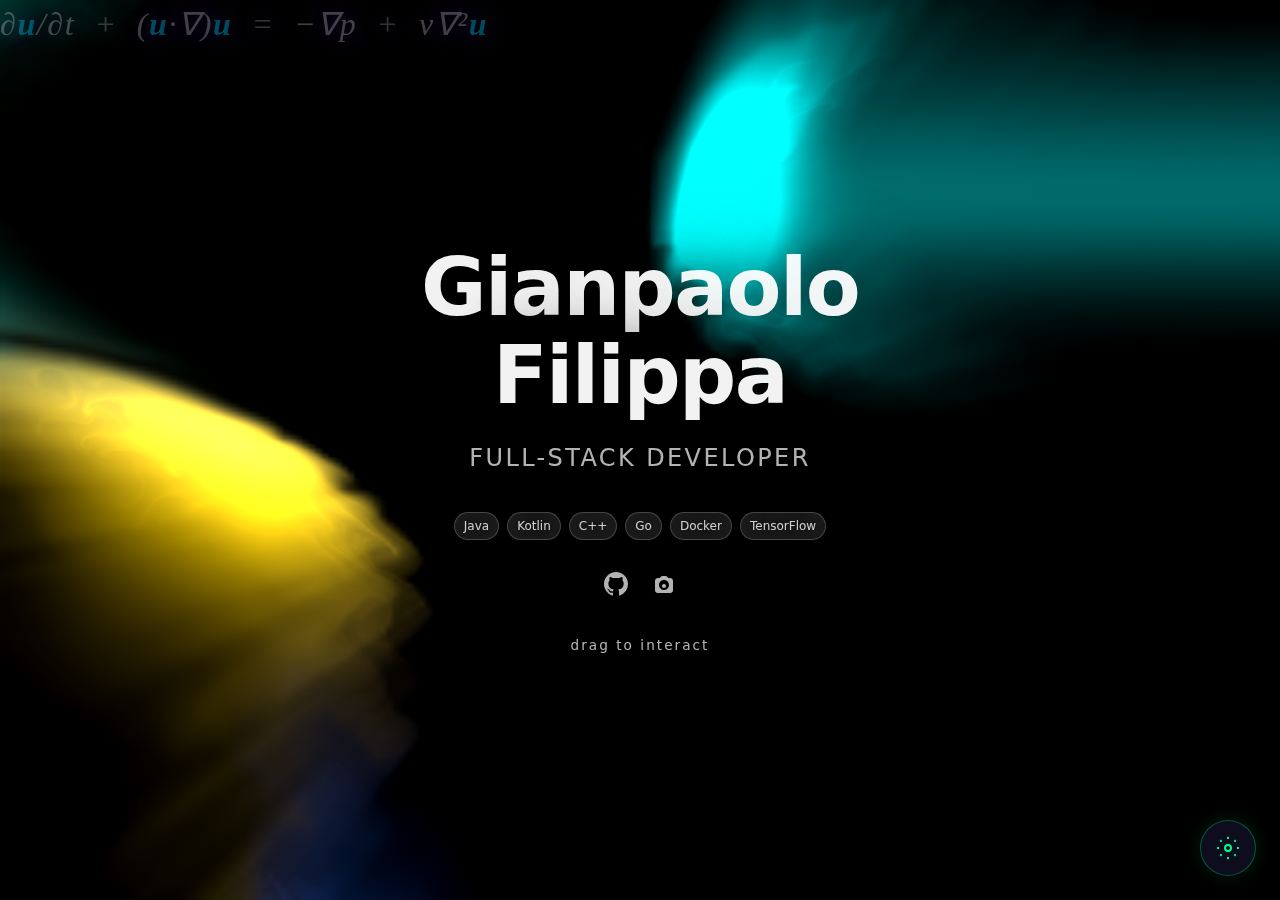
<file: fluid/index.html>
<!DOCTYPE html>
<html lang="en">
<head>
    <meta charset="UTF-8">
    <meta name="viewport" content="width=device-width, initial-scale=1.0, maximum-scale=1.0, user-scalable=no">
    <meta name="theme-color" content="#050510">
    <title>Gianpaolo Filippa | Full-Stack Developer</title>
    <link rel="stylesheet" href="style.css">
</head>
<body>
    <canvas
        id="fluid-canvas"
        aria-label="Interactive WebGL fluid simulation canvas. Click and drag to create fluid effects."
    ></canvas>

    <!-- Hero Section -->
    <header class="hero">
        <h1 class="hero-name">Gianpaolo Filippa</h1>
        <p class="hero-title">Full-Stack Developer</p>
        <div class="hero-skills">
            <span>Java</span>
            <span>Kotlin</span>
            <span>C++</span>
            <span>Go</span>
            <span>Docker</span>
            <span>TensorFlow</span>
        </div>
        <div class="hero-links">
            <a href="https://github.com/gianpaolof" target="_blank" rel="noopener" aria-label="GitHub">
                <svg width="24" height="24" viewBox="0 0 24 24" fill="currentColor">
                    <path d="M12 0C5.37 0 0 5.37 0 12c0 5.31 3.435 9.795 8.205 11.385.6.105.825-.255.825-.57 0-.285-.015-1.23-.015-2.235-3.015.555-3.795-.735-4.035-1.41-.135-.345-.72-1.41-1.23-1.695-.42-.225-1.02-.78-.015-.795.945-.015 1.62.87 1.845 1.23 1.08 1.815 2.805 1.305 3.495.99.105-.78.42-1.305.765-1.605-2.67-.3-5.46-1.335-5.46-5.925 0-1.305.465-2.385 1.23-3.225-.12-.3-.54-1.53.12-3.18 0 0 1.005-.315 3.3 1.23.96-.27 1.98-.405 3-.405s2.04.135 3 .405c2.295-1.56 3.3-1.23 3.3-1.23.66 1.65.24 2.88.12 3.18.765.84 1.23 1.905 1.23 3.225 0 4.605-2.805 5.625-5.475 5.925.435.375.81 1.095.81 2.22 0 1.605-.015 2.895-.015 3.3 0 .315.225.69.825.57A12.02 12.02 0 0024 12c0-6.63-5.37-12-12-12z"/>
                </svg>
            </a>
            <a href="https://www.throughthelens.photo/" target="_blank" rel="noopener" aria-label="Photography">
                <svg width="24" height="24" viewBox="0 0 24 24" fill="currentColor">
                    <path d="M12 12c-1.1 0-2 .9-2 2s.9 2 2 2 2-.9 2-2-.9-2-2-2zm6-6h-1.5l-1.4-1.4c-.4-.4-.9-.6-1.4-.6H10.3c-.5 0-1 .2-1.4.6L7.5 6H6c-1.7 0-3 1.3-3 3v9c0 1.7 1.3 3 3 3h12c1.7 0 3-1.3 3-3V9c0-1.7-1.3-3-3-3zm-6 12c-2.8 0-5-2.2-5-5s2.2-5 5-5 5 2.2 5 5-2.2 5-5 5z"/>
                </svg>
            </a>
        </div>
        <p class="hero-hint">drag to interact</p>
    </header>

    <div class="loading-overlay" id="loading">
        <div class="spinner"></div>
    </div>

    <!-- Simple controls removed - all controls now in advanced panel -->

    <div class="static-fallback">
        <p>WebGL is not supported in your browser. Please try a modern browser.</p>
    </div>

    <div id="fps" class="fps-counter" hidden aria-live="polite">0 FPS</div>

    <!-- Glassmorphism Control Panel -->
    <button class="glass-fab" id="panel-toggle" aria-label="Toggle settings">
        <svg width="24" height="24" viewBox="0 0 24 24" fill="none" stroke="currentColor" stroke-width="2">
            <circle cx="12" cy="12" r="3"/>
            <path d="M12 1v2M12 21v2M4.22 4.22l1.42 1.42M18.36 18.36l1.42 1.42M1 12h2M21 12h2M4.22 19.78l1.42-1.42M18.36 5.64l1.42-1.42"/>
        </svg>
    </button>

    <div class="glass-panel" id="panel-content">
        <div class="glass-panel-header">
            <h3>Settings</h3>
            <button class="glass-btn-icon" id="reset-btn" title="Reset">
                <svg width="16" height="16" viewBox="0 0 24 24" fill="none" stroke="currentColor" stroke-width="2">
                    <path d="M3 12a9 9 0 1 0 9-9 9.75 9.75 0 0 0-6.74 2.74L3 8"/>
                    <path d="M3 3v5h5"/>
                </svg>
            </button>
        </div>

        <!-- Simulation Section -->
        <div class="glass-section">
            <div class="glass-section-title">
                <svg width="16" height="16" viewBox="0 0 24 24" fill="none" stroke="currentColor" stroke-width="2">
                    <path d="M13 2L3 14h9l-1 8 10-12h-9l1-8z"/>
                </svg>
                Simulation
            </div>

            <div class="glass-control">
                <label>Resolution</label>
                <select id="param-gridSize" class="glass-select">
                    <option value="32">32</option>
                    <option value="64">64</option>
                    <option value="128" selected>128</option>
                    <option value="256">256</option>
                </select>
            </div>

            <div class="glass-control">
                <label>Vorticity</label>
                <input type="range" id="param-curl" class="glass-slider" min="0" max="50" step="1" value="30">
                <span class="glass-value" id="value-curl">30</span>
            </div>

            <div class="glass-control">
                <label>Pressure</label>
                <input type="range" id="param-pressure" class="glass-slider" min="0" max="1" step="0.01" value="0.8">
                <span class="glass-value" id="value-pressure">0.8</span>
            </div>

            <div class="glass-control">
                <label>Velocity Decay</label>
                <input type="range" id="param-velocityDissipation" class="glass-slider" min="0" max="1" step="0.01" value="0.2">
                <span class="glass-value" id="value-velocityDissipation">0.2</span>
            </div>

            <div class="glass-control">
                <label>Density Decay</label>
                <input type="range" id="param-dyeDissipation" class="glass-slider" min="0" max="4" step="0.01" value="1">
                <span class="glass-value" id="value-dyeDissipation">1</span>
            </div>

            <div class="glass-control">
                <label>Splat Size</label>
                <input type="range" id="param-splatRadius" class="glass-slider" min="0.01" max="1" step="0.01" value="0.25">
                <span class="glass-value" id="value-splatRadius">0.25</span>
            </div>
        </div>

        <!-- Appearance Section -->
        <div class="glass-section">
            <div class="glass-section-title">
                <svg width="16" height="16" viewBox="0 0 24 24" fill="none" stroke="currentColor" stroke-width="2">
                    <circle cx="12" cy="12" r="10"/>
                    <path d="M12 2a7 7 0 0 1 0 20 10 10 0 0 0 0-20"/>
                </svg>
                Appearance
            </div>

            <div class="glass-control toggle">
                <label>Shading</label>
                <label class="glass-toggle">
                    <input type="checkbox" id="param-shadingEnabled" checked>
                    <span class="glass-toggle-track"></span>
                </label>
            </div>

            <div class="glass-control toggle">
                <label>Colorful</label>
                <label class="glass-toggle">
                    <input type="checkbox" id="param-colorfulEnabled" checked>
                    <span class="glass-toggle-track"></span>
                </label>
            </div>

            <div class="glass-control toggle">
                <label>Paused</label>
                <label class="glass-toggle">
                    <input type="checkbox" id="param-paused">
                    <span class="glass-toggle-track"></span>
                </label>
            </div>
        </div>

        <!-- Effects Section -->
        <div class="glass-section">
            <div class="glass-section-title">
                <svg width="16" height="16" viewBox="0 0 24 24" fill="none" stroke="currentColor" stroke-width="2">
                    <polygon points="12 2 15.09 8.26 22 9.27 17 14.14 18.18 21.02 12 17.77 5.82 21.02 7 14.14 2 9.27 8.91 8.26 12 2"/>
                </svg>
                Effects
            </div>

            <div class="glass-control toggle">
                <label>Bloom</label>
                <label class="glass-toggle">
                    <input type="checkbox" id="param-bloomEnabled" checked>
                    <span class="glass-toggle-track"></span>
                </label>
            </div>

            <div class="glass-control">
                <label>Bloom Intensity</label>
                <input type="range" id="param-bloomIntensity" class="glass-slider" min="0.1" max="2" step="0.1" value="0.8">
                <span class="glass-value" id="value-bloomIntensity">0.8</span>
            </div>

            <div class="glass-control">
                <label>Bloom Threshold</label>
                <input type="range" id="param-bloomThreshold" class="glass-slider" min="0" max="1" step="0.1" value="0.6">
                <span class="glass-value" id="value-bloomThreshold">0.6</span>
            </div>

            <div class="glass-control toggle">
                <label>Sunrays</label>
                <label class="glass-toggle">
                    <input type="checkbox" id="param-sunraysEnabled" checked>
                    <span class="glass-toggle-track"></span>
                </label>
            </div>

            <div class="glass-control">
                <label>Sunrays Weight</label>
                <input type="range" id="param-sunraysWeight" class="glass-slider" min="0.3" max="1" step="0.1" value="1">
                <span class="glass-value" id="value-sunraysWeight">1</span>
            </div>
        </div>

        <!-- Actions -->
        <div class="glass-actions">
            <button class="glass-btn primary" id="random-splats-btn">
                <svg width="16" height="16" viewBox="0 0 24 24" fill="none" stroke="currentColor" stroke-width="2">
                    <path d="M12 3v18M3 12h18"/>
                </svg>
                Random Splats
            </button>
            <button class="glass-btn" id="close-controls-btn">Close</button>
        </div>
    </div>

    <!-- Floating Navier-Stokes Equation -->
    <div class="floating-equation" aria-hidden="true">
        <span class="eq-part">∂<span class="eq-var">u</span>/∂t</span>
        <span class="eq-op">+</span>
        <span class="eq-part">(<span class="eq-var">u</span>·∇)<span class="eq-var">u</span></span>
        <span class="eq-op">=</span>
        <span class="eq-part">−∇p</span>
        <span class="eq-op">+</span>
        <span class="eq-part">ν∇²<span class="eq-var">u</span></span>
    </div>

    <script type="module" src="js/main.js"></script>
</body>
</html>
</file>
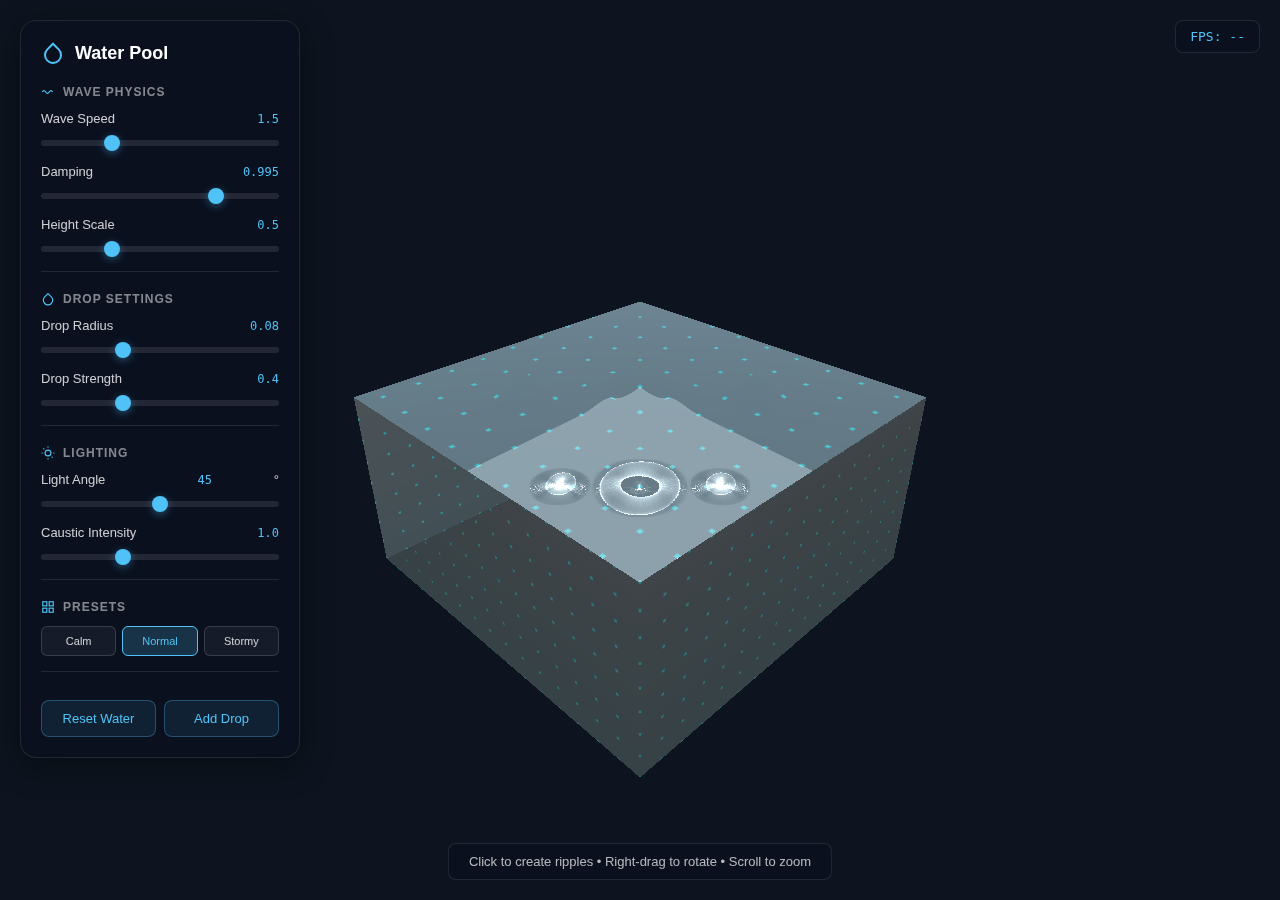
<file: pool-demo/index.html>
<!DOCTYPE html>
<html lang="en">
<head>
    <meta charset="UTF-8">
    <meta name="viewport" content="width=device-width, initial-scale=1.0">
    <title>WebGL Water Pool - Realistic Caustics Demo</title>
    <style>
        * { margin: 0; padding: 0; box-sizing: border-box; }

        body {
            background: #000;
            overflow: hidden;
            font-family: -apple-system, BlinkMacSystemFont, 'Segoe UI', sans-serif;
            color: #fff;
        }

        #pool-canvas {
            display: block;
            width: 100vw;
            height: 100vh;
        }

        /* Glassmorphism Panel */
        .glass-panel {
            position: fixed;
            top: 20px;
            left: 20px;
            width: 280px;
            max-height: calc(100vh - 40px);
            background: rgba(10, 15, 30, 0.85);
            backdrop-filter: blur(20px);
            -webkit-backdrop-filter: blur(20px);
            border: 1px solid rgba(255, 255, 255, 0.1);
            border-radius: 16px;
            padding: 20px;
            overflow-y: auto;
            z-index: 100;
            box-shadow: 0 8px 32px rgba(0, 0, 0, 0.4);
        }

        .glass-panel h2 {
            font-size: 18px;
            font-weight: 600;
            margin-bottom: 20px;
            color: #fff;
            display: flex;
            align-items: center;
            gap: 10px;
        }

        .glass-panel h2 svg {
            width: 24px;
            height: 24px;
            stroke: #4fc3f7;
        }

        .glass-section {
            margin-bottom: 20px;
            padding-bottom: 15px;
            border-bottom: 1px solid rgba(255, 255, 255, 0.1);
        }

        .glass-section:last-child {
            border-bottom: none;
            margin-bottom: 0;
            padding-bottom: 0;
        }

        .glass-section-title {
            font-size: 12px;
            font-weight: 600;
            text-transform: uppercase;
            letter-spacing: 1px;
            color: rgba(255, 255, 255, 0.5);
            margin-bottom: 12px;
            display: flex;
            align-items: center;
            gap: 8px;
        }

        .glass-section-title svg {
            width: 14px;
            height: 14px;
            stroke: #4fc3f7;
        }

        .glass-control {
            margin-bottom: 14px;
        }

        .glass-control:last-child {
            margin-bottom: 0;
        }

        .glass-control label {
            display: flex;
            justify-content: space-between;
            align-items: center;
            font-size: 13px;
            color: rgba(255, 255, 255, 0.8);
            margin-bottom: 6px;
        }

        .glass-value {
            font-family: 'SF Mono', Monaco, monospace;
            font-size: 12px;
            color: #4fc3f7;
            min-width: 45px;
            text-align: right;
        }

        /* Slider */
        .glass-slider {
            width: 100%;
            height: 6px;
            border-radius: 3px;
            background: rgba(255, 255, 255, 0.1);
            outline: none;
            -webkit-appearance: none;
            appearance: none;
        }

        .glass-slider::-webkit-slider-thumb {
            -webkit-appearance: none;
            appearance: none;
            width: 16px;
            height: 16px;
            border-radius: 50%;
            background: #4fc3f7;
            cursor: pointer;
            box-shadow: 0 2px 8px rgba(79, 195, 247, 0.4);
            transition: transform 0.15s ease, box-shadow 0.15s ease;
        }

        .glass-slider::-webkit-slider-thumb:hover {
            transform: scale(1.15);
            box-shadow: 0 2px 12px rgba(79, 195, 247, 0.6);
        }

        .glass-slider::-moz-range-thumb {
            width: 16px;
            height: 16px;
            border-radius: 50%;
            background: #4fc3f7;
            cursor: pointer;
            border: none;
        }

        /* Buttons */
        .glass-btn {
            width: 100%;
            padding: 10px 16px;
            border: 1px solid rgba(79, 195, 247, 0.3);
            border-radius: 8px;
            background: rgba(79, 195, 247, 0.1);
            color: #4fc3f7;
            font-size: 13px;
            font-weight: 500;
            cursor: pointer;
            transition: all 0.2s ease;
            margin-top: 8px;
        }

        .glass-btn:hover {
            background: rgba(79, 195, 247, 0.2);
            border-color: rgba(79, 195, 247, 0.5);
        }

        .glass-btn:active {
            transform: scale(0.98);
        }

        .btn-row {
            display: flex;
            gap: 8px;
        }

        .btn-row .glass-btn {
            flex: 1;
        }

        /* Select */
        .glass-select {
            width: 100%;
            padding: 8px 12px;
            border: 1px solid rgba(255, 255, 255, 0.15);
            border-radius: 8px;
            background: rgba(255, 255, 255, 0.05);
            color: #fff;
            font-size: 13px;
            cursor: pointer;
            outline: none;
        }

        .glass-select option {
            background: #1a1a2e;
            color: #fff;
        }

        /* Toggle */
        .glass-toggle {
            position: relative;
            display: inline-block;
            width: 44px;
            height: 24px;
        }

        .glass-toggle input {
            opacity: 0;
            width: 0;
            height: 0;
        }

        .glass-toggle-track {
            position: absolute;
            cursor: pointer;
            top: 0;
            left: 0;
            right: 0;
            bottom: 0;
            background: rgba(255, 255, 255, 0.1);
            border-radius: 24px;
            transition: 0.3s;
        }

        .glass-toggle-track:before {
            position: absolute;
            content: "";
            height: 18px;
            width: 18px;
            left: 3px;
            bottom: 3px;
            background: rgba(255, 255, 255, 0.6);
            border-radius: 50%;
            transition: 0.3s;
        }

        .glass-toggle input:checked + .glass-toggle-track {
            background: rgba(79, 195, 247, 0.4);
        }

        .glass-toggle input:checked + .glass-toggle-track:before {
            transform: translateX(20px);
            background: #4fc3f7;
        }

        .toggle-control {
            display: flex;
            justify-content: space-between;
            align-items: center;
        }

        .toggle-control label {
            margin-bottom: 0;
        }

        /* Instructions */
        .instructions {
            position: fixed;
            bottom: 20px;
            left: 50%;
            transform: translateX(-50%);
            background: rgba(10, 15, 30, 0.8);
            backdrop-filter: blur(10px);
            padding: 10px 20px;
            border-radius: 8px;
            color: rgba(255, 255, 255, 0.7);
            font-size: 13px;
            text-align: center;
            border: 1px solid rgba(255, 255, 255, 0.1);
        }

        /* FPS Counter */
        .fps {
            position: fixed;
            top: 20px;
            right: 20px;
            background: rgba(10, 15, 30, 0.8);
            backdrop-filter: blur(10px);
            padding: 8px 14px;
            border-radius: 8px;
            color: #4fc3f7;
            font-family: 'SF Mono', Monaco, monospace;
            font-size: 13px;
            border: 1px solid rgba(255, 255, 255, 0.1);
        }

        /* Presets */
        .preset-row {
            display: grid;
            grid-template-columns: repeat(3, 1fr);
            gap: 6px;
            margin-top: 10px;
        }

        .preset-btn {
            padding: 8px;
            border: 1px solid rgba(255, 255, 255, 0.15);
            border-radius: 6px;
            background: rgba(255, 255, 255, 0.05);
            color: rgba(255, 255, 255, 0.8);
            font-size: 11px;
            cursor: pointer;
            transition: all 0.2s ease;
        }

        .preset-btn:hover {
            background: rgba(79, 195, 247, 0.15);
            border-color: rgba(79, 195, 247, 0.3);
            color: #4fc3f7;
        }

        .preset-btn.active {
            background: rgba(79, 195, 247, 0.2);
            border-color: #4fc3f7;
            color: #4fc3f7;
        }

        /* Mobile */
        @media (max-width: 600px) {
            .glass-panel {
                width: calc(100% - 40px);
                max-height: 50vh;
            }
        }
    </style>
</head>
<body>
    <canvas id="pool-canvas"></canvas>

    <div class="glass-panel">
        <h2>
            <svg viewBox="0 0 24 24" fill="none" stroke="currentColor" stroke-width="2">
                <path d="M12 2.69l5.66 5.66a8 8 0 1 1-11.31 0z"/>
            </svg>
            Water Pool
        </h2>

        <!-- Wave Physics -->
        <div class="glass-section">
            <div class="glass-section-title">
                <svg viewBox="0 0 24 24" fill="none" stroke="currentColor" stroke-width="2">
                    <path d="M2 12c2-3 4-3 6 0s4 3 6 0 4-3 6 0"/>
                </svg>
                Wave Physics
            </div>

            <div class="glass-control">
                <label>Wave Speed <span class="glass-value" id="value-waveSpeed">1.5</span></label>
                <input type="range" id="param-waveSpeed" class="glass-slider" min="0.5" max="4" step="0.1" value="1.5">
            </div>

            <div class="glass-control">
                <label>Damping <span class="glass-value" id="value-damping">0.995</span></label>
                <input type="range" id="param-damping" class="glass-slider" min="0.98" max="1" step="0.001" value="0.995">
            </div>

            <div class="glass-control">
                <label>Height Scale <span class="glass-value" id="value-heightScale">0.5</span></label>
                <input type="range" id="param-heightScale" class="glass-slider" min="0.1" max="1.5" step="0.05" value="0.5">
            </div>
        </div>

        <!-- Drop Settings -->
        <div class="glass-section">
            <div class="glass-section-title">
                <svg viewBox="0 0 24 24" fill="none" stroke="currentColor" stroke-width="2">
                    <path d="M12 2.69l5.66 5.66a8 8 0 1 1-11.31 0z"/>
                </svg>
                Drop Settings
            </div>

            <div class="glass-control">
                <label>Drop Radius <span class="glass-value" id="value-dropRadius">0.08</span></label>
                <input type="range" id="param-dropRadius" class="glass-slider" min="0.02" max="0.2" step="0.01" value="0.08">
            </div>

            <div class="glass-control">
                <label>Drop Strength <span class="glass-value" id="value-dropStrength">0.4</span></label>
                <input type="range" id="param-dropStrength" class="glass-slider" min="0.1" max="1" step="0.05" value="0.4">
            </div>
        </div>

        <!-- Lighting -->
        <div class="glass-section">
            <div class="glass-section-title">
                <svg viewBox="0 0 24 24" fill="none" stroke="currentColor" stroke-width="2">
                    <circle cx="12" cy="12" r="5"/>
                    <path d="M12 1v2M12 21v2M4.22 4.22l1.42 1.42M18.36 18.36l1.42 1.42M1 12h2M21 12h2"/>
                </svg>
                Lighting
            </div>

            <div class="glass-control">
                <label>Light Angle <span class="glass-value" id="value-lightAngle">45</span>&deg;</label>
                <input type="range" id="param-lightAngle" class="glass-slider" min="10" max="80" step="1" value="45">
            </div>

            <div class="glass-control">
                <label>Caustic Intensity <span class="glass-value" id="value-causticIntensity">1.0</span></label>
                <input type="range" id="param-causticIntensity" class="glass-slider" min="0" max="3" step="0.1" value="1.0">
            </div>
        </div>

        <!-- Presets -->
        <div class="glass-section">
            <div class="glass-section-title">
                <svg viewBox="0 0 24 24" fill="none" stroke="currentColor" stroke-width="2">
                    <rect x="3" y="3" width="7" height="7"/>
                    <rect x="14" y="3" width="7" height="7"/>
                    <rect x="14" y="14" width="7" height="7"/>
                    <rect x="3" y="14" width="7" height="7"/>
                </svg>
                Presets
            </div>

            <div class="preset-row">
                <button class="preset-btn" id="preset-calm">Calm</button>
                <button class="preset-btn active" id="preset-normal">Normal</button>
                <button class="preset-btn" id="preset-stormy">Stormy</button>
            </div>
        </div>

        <!-- Actions -->
        <div class="glass-section">
            <div class="btn-row">
                <button class="glass-btn" id="btn-reset">Reset Water</button>
                <button class="glass-btn" id="btn-drop">Add Drop</button>
            </div>
        </div>
    </div>

    <div class="instructions">
        Click to create ripples &bull; Right-drag to rotate &bull; Scroll to zoom
    </div>

    <div class="fps" id="fps">FPS: --</div>

    <script type="module" src="pool-demo.js"></script>
</body>
</html>
</file>
<file: fluid/style.css>
/* ============================================
   Fluid Simulation - Aurora Borealis Theme
   Pure CSS Dark Theme
   ============================================ */

/* --------------------------------------------
   1. CSS Custom Properties
   -------------------------------------------- */
:root {
  /* Color Palette - Aurora Borealis */
  --bg-void: #050510;
  --bg-surface: #0a0a1a;
  --bg-elevated: #12122a;
  --bg-overlay: rgba(10, 10, 26, 0.85);

  --color-primary: #00ff87;
  --color-secondary: #7c3aed;
  --color-accent: #00d4ff;
  --color-text: #e8e8f0;
  --color-text-muted: #8888a0;

  /* Gradients */
  --gradient-aurora: linear-gradient(
    135deg,
    var(--color-primary) 0%,
    var(--color-accent) 50%,
    var(--color-secondary) 100%
  );
  --gradient-glow: linear-gradient(
    90deg,
    var(--color-primary),
    var(--color-accent),
    var(--color-secondary)
  );

  /* Shadows */
  --shadow-soft: 0 4px 24px rgba(0, 0, 0, 0.4);
  --shadow-glow: 0 0 20px rgba(0, 255, 135, 0.5),
                 0 0 40px rgba(0, 212, 255, 0.3),
                 0 0 60px rgba(124, 58, 237, 0.2);
  --shadow-glow-primary: 0 0 12px rgba(0, 255, 135, 0.6);
  --shadow-glow-accent: 0 0 12px rgba(0, 212, 255, 0.6);
  --shadow-glow-secondary: 0 0 12px rgba(124, 58, 237, 0.6);

  /* Spacing */
  --space-xs: 0.25rem;
  --space-sm: 0.5rem;
  --space-md: 1rem;
  --space-lg: 1.5rem;
  --space-xl: 2rem;
  --space-2xl: 3rem;

  /* Border Radius */
  --radius-sm: 4px;
  --radius-md: 8px;
  --radius-lg: 12px;
  --radius-xl: 16px;
  --radius-full: 9999px;

  /* Transitions */
  --transition-fast: 150ms ease;
  --transition-base: 250ms ease;
  --transition-slow: 400ms ease;
  --transition-bounce: 300ms cubic-bezier(0.34, 1.56, 0.64, 1);

  /* Typography */
  --font-sans: system-ui, -apple-system, BlinkMacSystemFont, 'Segoe UI', Roboto, sans-serif;
  --font-mono: 'SF Mono', Monaco, 'Cascadia Code', 'Roboto Mono', Consolas, monospace;

  /* Z-Index Scale */
  --z-behind: -1;
  --z-base: 0;
  --z-elevated: 10;
  --z-overlay: 100;
  --z-modal: 1000;
}

/* --------------------------------------------
   2. Base Reset
   -------------------------------------------- */
*,
*::before,
*::after {
  box-sizing: border-box;
  margin: 0;
  padding: 0;
}

html,
body {
  height: 100%;
  width: 100%;
}

html {
  font-size: 16px;
  -webkit-font-smoothing: antialiased;
  -moz-osx-font-smoothing: grayscale;
  text-rendering: optimizeLegibility;
}

body {
  font-family: var(--font-sans);
  background-color: var(--bg-void);
  color: var(--color-text);
  line-height: 1.5;
  overflow: hidden;
  user-select: none;
}

/* --------------------------------------------
   3. Canvas Layer
   -------------------------------------------- */
#fluid-canvas {
  position: fixed;
  top: 0;
  left: 0;
  width: 100vw;
  height: 100vh;
  z-index: var(--z-base);
  touch-action: none;
  cursor: crosshair;
  display: block;
}

/* --------------------------------------------
   4. Loading Overlay
   -------------------------------------------- */
.loading-overlay {
  position: fixed;
  inset: 0;
  z-index: var(--z-modal);
  background-color: var(--bg-void);
  display: flex;
  flex-direction: column;
  align-items: center;
  justify-content: center;
  gap: var(--space-lg);
  opacity: 1;
  visibility: visible;
  transition: opacity var(--transition-slow), visibility var(--transition-slow);
}

.loading-overlay.hidden {
  opacity: 0;
  visibility: hidden;
  pointer-events: none;
}

.loading-spinner {
  width: 48px;
  height: 48px;
  border: 3px solid var(--bg-elevated);
  border-top-color: var(--color-primary);
  border-right-color: var(--color-accent);
  border-radius: var(--radius-full);
  animation: spin 1s linear infinite;
}

.loading-text {
  font-size: 0.875rem;
  color: var(--color-text-muted);
  letter-spacing: 0.05em;
  text-transform: uppercase;
}

@keyframes spin {
  from {
    transform: rotate(0deg);
  }
  to {
    transform: rotate(360deg);
  }
}

/* --------------------------------------------
   5. Hero Section
   -------------------------------------------- */
.hero {
  position: fixed;
  top: 50%;
  left: 50%;
  transform: translate(-50%, -50%);
  z-index: var(--z-elevated);
  text-align: center;
  pointer-events: none;
  user-select: none;
}

.hero-name {
  font-size: clamp(2.5rem, 8vw, 5rem);
  font-weight: 700;
  letter-spacing: -0.02em;
  color: rgba(255, 255, 255, 0.95);
  text-shadow:
    0 0 40px rgba(0, 0, 0, 0.8),
    0 0 80px rgba(0, 0, 0, 0.5);
  margin: 0 0 0.25em;
  line-height: 1.1;
}

.hero-title {
  font-size: clamp(1rem, 3vw, 1.5rem);
  font-weight: 300;
  color: rgba(255, 255, 255, 0.7);
  text-shadow: 0 0 20px rgba(0, 0, 0, 0.8);
  margin: 0 0 1.5em;
  letter-spacing: 0.1em;
  text-transform: uppercase;
}

.hero-skills {
  display: flex;
  flex-wrap: wrap;
  justify-content: center;
  gap: 0.5rem;
  margin-bottom: 2em;
}

.hero-skills span {
  padding: 0.35em 0.75em;
  font-size: 0.75rem;
  font-weight: 500;
  color: rgba(255, 255, 255, 0.8);
  background: rgba(255, 255, 255, 0.1);
  border: 1px solid rgba(255, 255, 255, 0.2);
  border-radius: var(--radius-full);
  backdrop-filter: blur(4px);
  text-shadow: 0 0 10px rgba(0, 0, 0, 0.5);
}

.hero-links {
  display: flex;
  justify-content: center;
  gap: 1.5rem;
  margin-bottom: 2em;
  pointer-events: auto;
}

.hero-links a {
  color: rgba(255, 255, 255, 0.7);
  transition: color var(--transition-fast), transform var(--transition-fast);
}

.hero-links a:hover {
  color: rgba(255, 255, 255, 1);
  transform: scale(1.15);
}

.hero-hint {
  font-size: 0.85rem;
  color: rgba(255, 255, 255, 0.7);
  text-transform: lowercase;
  letter-spacing: 0.15em;
  text-shadow: 0 0 10px rgba(0, 0, 0, 0.5);
  animation: pulse 2s ease-in-out infinite;
}

@keyframes pulse {
  0%, 100% { opacity: 0.7; }
  50% { opacity: 1.0; }
}

/* Mobile adjustments for hero */
@media screen and (max-width: 600px) {
  .hero-skills {
    gap: 0.35rem;
  }

  .hero-skills span {
    font-size: 0.65rem;
    padding: 0.25em 0.5em;
  }
}

/* --------------------------------------------
   6. Control Panel
   -------------------------------------------- */
.control-panel {
  position: fixed;
  bottom: var(--space-xl);
  left: 50%;
  transform: translateX(-50%);
  z-index: var(--z-overlay);

  display: flex;
  flex-wrap: wrap;
  align-items: center;
  justify-content: center;
  gap: var(--space-lg);

  padding: var(--space-md) var(--space-xl);
  background: var(--bg-overlay);
  backdrop-filter: blur(12px);
  -webkit-backdrop-filter: blur(12px);
  border: 1px solid rgba(255, 255, 255, 0.08);
  border-radius: var(--radius-xl);
  box-shadow: var(--shadow-soft),
              inset 0 1px 0 rgba(255, 255, 255, 0.05);
}

.control-panel .hint {
  width: 100%;
  text-align: center;
  font-size: 0.75rem;
  color: var(--color-text-muted);
  margin-bottom: calc(-1 * var(--space-sm));
}

.control-group {
  display: flex;
  flex-direction: column;
  align-items: center;
  gap: var(--space-xs);
}

.control-label {
  font-size: 0.75rem;
  font-weight: 500;
  color: var(--color-text-muted);
  text-transform: uppercase;
  letter-spacing: 0.08em;
}

/* --------------------------------------------
   6. Custom Range Slider
   -------------------------------------------- */
.slider {
  -webkit-appearance: none;
  appearance: none;
  width: 120px;
  height: 6px;
  background: var(--gradient-glow);
  border-radius: var(--radius-full);
  outline: none;
  cursor: pointer;
  transition: transform var(--transition-fast);
}

.slider:hover {
  transform: scaleY(1.2);
}

/* WebKit (Chrome, Safari, Edge) */
.slider::-webkit-slider-thumb {
  -webkit-appearance: none;
  appearance: none;
  width: 18px;
  height: 18px;
  background: var(--color-text);
  border: 2px solid var(--bg-void);
  border-radius: var(--radius-full);
  cursor: grab;
  box-shadow: var(--shadow-glow-primary);
  transition: transform var(--transition-bounce),
              box-shadow var(--transition-fast);
}

.slider::-webkit-slider-thumb:hover {
  transform: scale(1.15);
  box-shadow: var(--shadow-glow);
}

.slider::-webkit-slider-thumb:active {
  cursor: grabbing;
  transform: scale(1.25);
}

/* Firefox */
.slider::-moz-range-thumb {
  width: 18px;
  height: 18px;
  background: var(--color-text);
  border: 2px solid var(--bg-void);
  border-radius: var(--radius-full);
  cursor: grab;
  box-shadow: var(--shadow-glow-primary);
  transition: transform var(--transition-bounce),
              box-shadow var(--transition-fast);
}

.slider::-moz-range-thumb:hover {
  transform: scale(1.15);
  box-shadow: var(--shadow-glow);
}

.slider::-moz-range-thumb:active {
  cursor: grabbing;
  transform: scale(1.25);
}

.slider::-moz-range-track {
  background: var(--gradient-glow);
  height: 6px;
  border-radius: var(--radius-full);
}

/* --------------------------------------------
   7. Toggle Switch
   -------------------------------------------- */
.toggle {
  position: relative;
  display: inline-block;
  width: 48px;
  height: 26px;
}

.toggle input {
  opacity: 0;
  width: 0;
  height: 0;
  position: absolute;
}

.toggle-track {
  position: absolute;
  inset: 0;
  background: var(--bg-elevated);
  border: 1px solid rgba(255, 255, 255, 0.1);
  border-radius: var(--radius-full);
  cursor: pointer;
  transition: background var(--transition-base),
              border-color var(--transition-base),
              box-shadow var(--transition-base);
}

.toggle-thumb {
  position: absolute;
  top: 3px;
  left: 3px;
  width: 18px;
  height: 18px;
  background: var(--color-text-muted);
  border-radius: var(--radius-full);
  transition: transform var(--transition-bounce),
              background var(--transition-base),
              box-shadow var(--transition-base);
}

/* Toggle checked state */
.toggle input:checked + .toggle-track {
  background: var(--gradient-aurora);
  border-color: transparent;
  box-shadow: var(--shadow-glow-primary);
}

.toggle input:checked + .toggle-track .toggle-thumb {
  transform: translateX(22px);
  background: var(--color-text);
  box-shadow: 0 2px 8px rgba(0, 0, 0, 0.3);
}

/* Toggle focus state */
.toggle input:focus-visible + .toggle-track {
  outline: 2px solid var(--color-accent);
  outline-offset: 2px;
}

/* Toggle hover state */
.toggle:hover .toggle-track {
  border-color: rgba(255, 255, 255, 0.2);
}

.toggle:hover .toggle-thumb {
  background: var(--color-text);
}

/* --------------------------------------------
   8. Value Display
   -------------------------------------------- */
.value-display {
  font-family: var(--font-mono);
  font-size: 0.875rem;
  font-weight: 600;
  font-variant-numeric: tabular-nums;
  color: var(--color-primary);
  min-width: 3ch;
  text-align: center;
  text-shadow: 0 0 8px rgba(0, 255, 135, 0.4);
}

/* --------------------------------------------
   9. Static Fallback
   -------------------------------------------- */
.static-fallback {
  position: fixed;
  inset: 0;
  z-index: var(--z-behind);
  display: none;
  background: linear-gradient(
    145deg,
    var(--bg-void) 0%,
    var(--bg-surface) 30%,
    #0d1a2d 50%,
    var(--bg-elevated) 70%,
    var(--bg-void) 100%
  );
  background-size: 400% 400%;
  animation: aurora-drift 20s ease infinite;
}

.static-fallback::before {
  content: '';
  position: absolute;
  inset: 0;
  background:
    radial-gradient(ellipse 60% 40% at 20% 30%, rgba(0, 255, 135, 0.08) 0%, transparent 50%),
    radial-gradient(ellipse 50% 50% at 80% 60%, rgba(124, 58, 237, 0.08) 0%, transparent 50%),
    radial-gradient(ellipse 40% 60% at 50% 80%, rgba(0, 212, 255, 0.06) 0%, transparent 50%);
  opacity: 0.8;
}

@keyframes aurora-drift {
  0%, 100% {
    background-position: 0% 50%;
  }
  50% {
    background-position: 100% 50%;
  }
}

/* --------------------------------------------
   10. FPS Counter
   -------------------------------------------- */
.fps-counter {
  position: fixed;
  top: var(--space-md);
  right: var(--space-md);
  z-index: var(--z-elevated);

  font-family: var(--font-mono);
  font-size: 0.75rem;
  font-variant-numeric: tabular-nums;

  padding: var(--space-xs) var(--space-sm);
  background: var(--bg-overlay);
  backdrop-filter: blur(8px);
  -webkit-backdrop-filter: blur(8px);
  border: 1px solid rgba(255, 255, 255, 0.06);
  border-radius: var(--radius-sm);

  color: var(--color-accent);
  text-shadow: 0 0 6px rgba(0, 212, 255, 0.4);
}

.fps-counter::before {
  content: 'FPS: ';
  color: var(--color-text-muted);
  text-shadow: none;
}

/* --------------------------------------------
   11. Responsive Breakpoints
   -------------------------------------------- */

/* Mobile: Stack controls vertically */
@media screen and (max-width: 479px) {
  .control-panel {
    bottom: var(--space-md);
    left: var(--space-md);
    right: var(--space-md);
    transform: none;
    flex-direction: column;
    gap: var(--space-md);
    padding: var(--space-md);
  }

  .control-group {
    width: 100%;
    flex-direction: row;
    justify-content: space-between;
  }

  .slider {
    width: 100%;
    flex: 1;
    margin-left: var(--space-sm);
    margin-right: var(--space-sm);
  }

  .fps-counter {
    top: var(--space-sm);
    right: var(--space-sm);
    font-size: 0.625rem;
  }
}

/* Tablet: Compact horizontal layout */
@media screen and (min-width: 480px) and (max-width: 767px) {
  .control-panel {
    padding: var(--space-sm) var(--space-lg);
    gap: var(--space-md);
  }

  .control-group {
    gap: 2px;
  }

  .control-label {
    font-size: 0.625rem;
  }

  .slider {
    width: 80px;
  }

  .value-display {
    font-size: 0.75rem;
  }
}

/* Desktop: Full layout (default styles apply) */
@media screen and (min-width: 768px) {
  .control-panel {
    max-width: 90vw;
  }

  .slider {
    width: 140px;
  }
}

/* Large screens */
@media screen and (min-width: 1200px) {
  .control-panel {
    gap: var(--space-xl);
    padding: var(--space-lg) var(--space-2xl);
  }

  .slider {
    width: 160px;
  }
}

/* --------------------------------------------
   12. Accessibility
   -------------------------------------------- */

/* Focus visible outlines */
:focus-visible {
  outline: 2px solid var(--color-accent);
  outline-offset: 2px;
}

.slider:focus-visible {
  outline: 2px solid var(--color-accent);
  outline-offset: 4px;
}

/* Visually hidden utility */
.visually-hidden {
  position: absolute;
  width: 1px;
  height: 1px;
  padding: 0;
  margin: -1px;
  overflow: hidden;
  clip: rect(0, 0, 0, 0);
  white-space: nowrap;
  border: 0;
}

/* Skip link for keyboard navigation */
.skip-link {
  position: absolute;
  top: -100%;
  left: var(--space-md);
  z-index: calc(var(--z-modal) + 1);
  padding: var(--space-sm) var(--space-md);
  background: var(--color-primary);
  color: var(--bg-void);
  font-weight: 600;
  text-decoration: none;
  border-radius: var(--radius-md);
  transition: top var(--transition-fast);
}

.skip-link:focus {
  top: var(--space-md);
}

/* High contrast mode support */
@media (forced-colors: active) {
  .slider,
  .toggle-track {
    border: 2px solid currentColor;
  }

  .toggle-thumb,
  .slider::-webkit-slider-thumb,
  .slider::-moz-range-thumb {
    background: currentColor;
  }
}

/* --------------------------------------------
   13. Reduced Motion
   -------------------------------------------- */
@media (prefers-reduced-motion: reduce) {
  *,
  *::before,
  *::after {
    animation-duration: 0.01ms !important;
    animation-iteration-count: 1 !important;
    transition-duration: 0.01ms !important;
  }

  #fluid-canvas {
    display: none;
  }

  .static-fallback {
    display: block;
    animation: none;
    background-size: 100% 100%;
  }

  .loading-spinner {
    animation: none;
    border-color: var(--color-primary);
  }
}

/* --------------------------------------------
   Utility Classes
   -------------------------------------------- */
.text-primary {
  color: var(--color-primary);
}

.text-secondary {
  color: var(--color-secondary);
}

.text-accent {
  color: var(--color-accent);
}

.text-muted {
  color: var(--color-text-muted);
}

.glow-primary {
  text-shadow: 0 0 8px rgba(0, 255, 135, 0.6);
}

.glow-accent {
  text-shadow: 0 0 8px rgba(0, 212, 255, 0.6);
}

.no-select {
  user-select: none;
  -webkit-user-select: none;
}

.gpu-accelerated {
  transform: translateZ(0);
  will-change: transform;
}

/* --------------------------------------------
   14. Floating Navier-Stokes Equation
   -------------------------------------------- */
.floating-equation {
  position: fixed;
  z-index: var(--z-base);
  pointer-events: none;
  user-select: none;

  font-family: 'Times New Roman', 'Georgia', serif;
  font-size: clamp(1.2rem, 3vw, 2rem);
  font-style: italic;
  letter-spacing: 0.05em;
  white-space: nowrap;

  color: rgba(255, 255, 255, 0.25);
  text-shadow: 0 0 30px rgba(124, 58, 237, 0.4);

  animation: float-drift 60s ease-in-out infinite;
}

.floating-equation .eq-var {
  font-weight: bold;
  color: rgba(0, 212, 255, 0.35);
}

.floating-equation .eq-op {
  margin: 0 0.3em;
  color: rgba(255, 255, 255, 0.2);
}

.floating-equation .eq-part {
  display: inline-block;
}

@keyframes float-drift {
  0% {
    top: 70%;
    left: -10%;
    transform: rotate(-2deg) scale(1);
    opacity: 0;
  }
  5% {
    opacity: 1;
  }
  25% {
    top: 20%;
    left: 30%;
    transform: rotate(1deg) scale(1.05);
  }
  50% {
    top: 60%;
    left: 70%;
    transform: rotate(-1deg) scale(0.95);
  }
  75% {
    top: 30%;
    left: 40%;
    transform: rotate(2deg) scale(1.02);
  }
  95% {
    opacity: 1;
  }
  100% {
    top: 80%;
    left: 110%;
    transform: rotate(-2deg) scale(1);
    opacity: 0;
  }
}

/* Reduced motion: hide floating equation */
@media (prefers-reduced-motion: reduce) {
  .floating-equation {
    display: none;
  }
}

/* --------------------------------------------
   15. Advanced Control Panel
   -------------------------------------------- */
.advanced-panel {
  position: fixed;
  top: var(--space-md);
  right: var(--space-md);
  z-index: var(--z-overlay);
  font-family: var(--font-sans);
}

.panel-toggle {
  width: 44px;
  height: 44px;
  border: none;
  border-radius: var(--radius-lg);
  background: var(--bg-overlay);
  backdrop-filter: blur(12px);
  -webkit-backdrop-filter: blur(12px);
  border: 1px solid rgba(255, 255, 255, 0.08);
  color: var(--color-text-muted);
  cursor: pointer;
  display: flex;
  align-items: center;
  justify-content: center;
  transition: all var(--transition-fast);
}

.panel-toggle:hover {
  color: var(--color-text);
  border-color: rgba(255, 255, 255, 0.15);
  transform: scale(1.05);
}

.panel-toggle.active {
  color: var(--color-primary);
  border-color: rgba(0, 255, 135, 0.3);
}

.panel-content {
  position: absolute;
  top: 52px;
  right: 0;
  width: 280px;
  max-height: calc(100vh - 120px);
  overflow-y: auto;
  background: var(--bg-overlay);
  backdrop-filter: blur(12px);
  -webkit-backdrop-filter: blur(12px);
  border: 1px solid rgba(255, 255, 255, 0.08);
  border-radius: var(--radius-lg);
  box-shadow: var(--shadow-soft);
  padding: var(--space-md);
  opacity: 0;
  visibility: hidden;
  transform: translateY(-10px);
  transition: all var(--transition-base);
}

.panel-content.open {
  opacity: 1;
  visibility: visible;
  transform: translateY(0);
}

.panel-header {
  display: flex;
  justify-content: space-between;
  align-items: center;
  margin-bottom: var(--space-md);
  padding-bottom: var(--space-sm);
  border-bottom: 1px solid rgba(255, 255, 255, 0.08);
}

.panel-header span {
  font-size: 0.875rem;
  font-weight: 600;
  color: var(--color-text);
  text-transform: uppercase;
  letter-spacing: 0.05em;
}

.reset-btn {
  padding: var(--space-xs) var(--space-sm);
  font-size: 0.7rem;
  font-weight: 500;
  text-transform: uppercase;
  letter-spacing: 0.05em;
  color: var(--color-text-muted);
  background: rgba(255, 255, 255, 0.05);
  border: 1px solid rgba(255, 255, 255, 0.1);
  border-radius: var(--radius-sm);
  cursor: pointer;
  transition: all var(--transition-fast);
}

.reset-btn:hover {
  color: var(--color-text);
  background: rgba(255, 255, 255, 0.1);
  border-color: rgba(255, 255, 255, 0.2);
}

.param-section {
  margin-bottom: var(--space-md);
}

.param-section:last-child {
  margin-bottom: 0;
}

.section-title {
  font-size: 0.7rem;
  font-weight: 600;
  color: var(--color-accent);
  text-transform: uppercase;
  letter-spacing: 0.08em;
  margin-bottom: var(--space-sm);
}

.param-row {
  display: grid;
  grid-template-columns: 1fr auto;
  gap: var(--space-xs);
  align-items: center;
  margin-bottom: var(--space-sm);
}

.param-row label {
  font-size: 0.75rem;
  color: var(--color-text-muted);
  grid-column: 1 / -1;
}

.param-row input[type="range"] {
  -webkit-appearance: none;
  appearance: none;
  width: 100%;
  height: 4px;
  background: rgba(255, 255, 255, 0.1);
  border-radius: var(--radius-full);
  outline: none;
  cursor: pointer;
}

.param-row input[type="range"]::-webkit-slider-thumb {
  -webkit-appearance: none;
  appearance: none;
  width: 14px;
  height: 14px;
  background: var(--color-primary);
  border-radius: var(--radius-full);
  cursor: grab;
  transition: transform var(--transition-fast);
}

.param-row input[type="range"]::-webkit-slider-thumb:hover {
  transform: scale(1.2);
}

.param-row input[type="range"]::-moz-range-thumb {
  width: 14px;
  height: 14px;
  background: var(--color-primary);
  border: none;
  border-radius: var(--radius-full);
  cursor: grab;
}

.param-value {
  font-family: var(--font-mono);
  font-size: 0.7rem;
  color: var(--color-primary);
  min-width: 40px;
  text-align: right;
}

/* Pavel-style param row with slider */
.param-row {
  display: flex;
  align-items: center;
  gap: var(--space-sm);
  margin-bottom: var(--space-sm);
}

.param-row label {
  flex: 0 0 auto;
  min-width: 110px;
  font-size: 0.75rem;
  color: var(--color-text-muted);
}

.param-row input[type="range"] {
  flex: 1;
  -webkit-appearance: none;
  appearance: none;
  height: 4px;
  background: rgba(0, 150, 200, 0.6);
  border-radius: var(--radius-full);
  outline: none;
  cursor: pointer;
}

.param-row input[type="range"]::-webkit-slider-thumb {
  -webkit-appearance: none;
  appearance: none;
  width: 12px;
  height: 12px;
  background: var(--color-accent);
  border-radius: var(--radius-full);
  cursor: grab;
  transition: transform var(--transition-fast);
}

.param-row input[type="range"]::-webkit-slider-thumb:hover {
  transform: scale(1.3);
}

.param-row input[type="range"]::-moz-range-thumb {
  width: 12px;
  height: 12px;
  background: var(--color-accent);
  border: none;
  border-radius: var(--radius-full);
  cursor: grab;
}

.param-value {
  flex: 0 0 auto;
  min-width: 35px;
  font-family: var(--font-mono);
  font-size: 0.75rem;
  color: var(--color-text);
  text-align: right;
}

/* Select dropdown */
.param-row select {
  flex: 0 0 auto;
  padding: 4px 8px;
  font-size: 0.75rem;
  color: var(--color-text);
  background: rgba(255, 255, 255, 0.1);
  border: 1px solid rgba(255, 255, 255, 0.2);
  border-radius: var(--radius-sm);
  cursor: pointer;
  outline: none;
}

.param-row select:hover {
  border-color: rgba(255, 255, 255, 0.3);
}

.param-row select:focus {
  border-color: var(--color-accent);
}

/* Toggle row with checkbox */
.toggle-row {
  justify-content: space-between;
}

.toggle-row input[type="checkbox"] {
  -webkit-appearance: none;
  appearance: none;
  width: 18px;
  height: 18px;
  background: rgba(255, 255, 255, 0.1);
  border: 1px solid rgba(255, 255, 255, 0.3);
  border-radius: var(--radius-sm);
  cursor: pointer;
  position: relative;
  transition: all var(--transition-fast);
}

.toggle-row input[type="checkbox"]:checked {
  background: var(--color-accent);
  border-color: var(--color-accent);
}

.toggle-row input[type="checkbox"]:checked::after {
  content: '✓';
  position: absolute;
  top: 50%;
  left: 50%;
  transform: translate(-50%, -50%);
  font-size: 12px;
  color: var(--bg-void);
  font-weight: bold;
}

.toggle-row input[type="checkbox"]:hover {
  border-color: var(--color-accent);
}

/* Action buttons */
.action-btn {
  width: 100%;
  padding: var(--space-sm) var(--space-md);
  font-size: 0.75rem;
  font-weight: 500;
  color: var(--color-text);
  background: rgba(255, 255, 255, 0.08);
  border: 1px solid rgba(255, 255, 255, 0.15);
  border-radius: var(--radius-md);
  cursor: pointer;
  transition: all var(--transition-fast);
}

.action-btn:hover {
  background: rgba(255, 255, 255, 0.12);
  border-color: rgba(255, 255, 255, 0.25);
}

.action-btn.close-btn {
  background: rgba(100, 100, 120, 0.2);
  border-color: rgba(100, 100, 120, 0.3);
}

.action-btn.close-btn:hover {
  background: rgba(100, 100, 120, 0.3);
}

/* Collapsible sections */
.collapsible .section-title.clickable {
  cursor: pointer;
  display: flex;
  align-items: center;
  gap: var(--space-xs);
  padding: var(--space-xs) 0;
  border-bottom: 1px solid rgba(255, 255, 255, 0.08);
  margin-bottom: var(--space-sm);
}

.collapsible .section-title.clickable:hover {
  color: var(--color-primary);
}

.collapse-arrow {
  font-size: 0.6rem;
  transition: transform var(--transition-fast);
}

.section-content {
  overflow: hidden;
  max-height: 500px;
  transition: max-height var(--transition-base), opacity var(--transition-base);
}

.section-content.collapsed {
  max-height: 0;
  opacity: 0;
}

/* Scrollbar styling for panel */
.panel-content::-webkit-scrollbar {
  width: 4px;
}

.panel-content::-webkit-scrollbar-track {
  background: transparent;
}

.panel-content::-webkit-scrollbar-thumb {
  background: rgba(255, 255, 255, 0.2);
  border-radius: var(--radius-full);
}

.panel-content::-webkit-scrollbar-thumb:hover {
  background: rgba(255, 255, 255, 0.3);
}

/* ============================================
   16. Glassmorphism Control Panel
   ============================================ */

/* FAB Button */
.glass-fab {
  position: fixed;
  bottom: 24px;
  right: 24px;
  z-index: var(--z-overlay);
  width: 56px;
  height: 56px;
  border: none;
  border-radius: 50%;
  background: rgba(15, 15, 35, 0.85);
  backdrop-filter: blur(12px);
  -webkit-backdrop-filter: blur(12px);
  border: 1px solid rgba(0, 255, 135, 0.3);
  color: var(--color-primary);
  cursor: pointer;
  display: flex;
  align-items: center;
  justify-content: center;
  box-shadow:
    0 4px 24px rgba(0, 0, 0, 0.4),
    0 0 20px rgba(0, 255, 135, 0.15);
  transition: all 0.3s cubic-bezier(0.34, 1.56, 0.64, 1);
}

.glass-fab:hover {
  transform: scale(1.1);
  border-color: rgba(0, 255, 135, 0.5);
  box-shadow:
    0 6px 32px rgba(0, 0, 0, 0.5),
    0 0 30px rgba(0, 255, 135, 0.25);
}

.glass-fab.active {
  transform: rotate(45deg);
  background: rgba(0, 255, 135, 0.15);
}

.glass-fab svg {
  transition: transform 0.3s ease;
}

/* Glass Panel */
.glass-panel {
  position: fixed;
  bottom: 96px;
  right: 24px;
  z-index: var(--z-overlay);
  width: 320px;
  max-height: calc(100vh - 140px);
  overflow-y: auto;
  background: rgba(10, 10, 30, 0.75);
  backdrop-filter: blur(24px);
  -webkit-backdrop-filter: blur(24px);
  border: 1px solid rgba(255, 255, 255, 0.1);
  border-radius: 20px;
  padding: 20px;
  box-shadow:
    0 8px 40px rgba(0, 0, 0, 0.4),
    inset 0 1px 0 rgba(255, 255, 255, 0.1),
    0 0 0 1px rgba(0, 0, 0, 0.1);
  opacity: 0;
  visibility: hidden;
  transform: translateY(20px) scale(0.95);
  transition: all 0.35s cubic-bezier(0.34, 1.56, 0.64, 1);
}

.glass-panel.open {
  opacity: 1;
  visibility: visible;
  transform: translateY(0) scale(1);
}

/* Panel Header */
.glass-panel-header {
  display: flex;
  justify-content: space-between;
  align-items: center;
  margin-bottom: 20px;
  padding-bottom: 12px;
  border-bottom: 1px solid rgba(255, 255, 255, 0.08);
}

.glass-panel-header h3 {
  font-size: 1rem;
  font-weight: 600;
  color: var(--color-text);
  letter-spacing: 0.05em;
  margin: 0;
}

.glass-btn-icon {
  width: 32px;
  height: 32px;
  border: none;
  border-radius: 8px;
  background: rgba(255, 255, 255, 0.05);
  color: var(--color-text-muted);
  cursor: pointer;
  display: flex;
  align-items: center;
  justify-content: center;
  transition: all 0.2s ease;
}

.glass-btn-icon:hover {
  background: rgba(255, 255, 255, 0.1);
  color: var(--color-text);
}

/* Section */
.glass-section {
  margin-bottom: 20px;
}

.glass-section:last-of-type {
  margin-bottom: 16px;
}

.glass-section-title {
  display: flex;
  align-items: center;
  gap: 8px;
  font-size: 0.7rem;
  font-weight: 600;
  color: var(--color-accent);
  text-transform: uppercase;
  letter-spacing: 0.1em;
  margin-bottom: 12px;
}

.glass-section-title svg {
  opacity: 0.8;
}

/* Control Row */
.glass-control {
  display: flex;
  align-items: center;
  gap: 12px;
  margin-bottom: 10px;
}

.glass-control:last-child {
  margin-bottom: 0;
}

.glass-control label {
  flex: 0 0 100px;
  font-size: 0.75rem;
  color: var(--color-text-muted);
}

.glass-control.toggle {
  justify-content: space-between;
}

.glass-control.toggle label:first-child {
  flex: 1;
}

/* Glass Select */
.glass-select {
  flex: 1;
  padding: 8px 12px;
  font-size: 0.8rem;
  color: var(--color-text);
  background: rgba(255, 255, 255, 0.08);
  border: 1px solid rgba(255, 255, 255, 0.12);
  border-radius: 8px;
  cursor: pointer;
  outline: none;
  transition: all 0.2s ease;
}

.glass-select:hover {
  border-color: rgba(255, 255, 255, 0.2);
}

.glass-select:focus {
  border-color: var(--color-accent);
  box-shadow: 0 0 0 2px rgba(0, 212, 255, 0.2);
}

.glass-select option {
  background: var(--bg-surface);
  color: var(--color-text);
}

/* Glass Slider */
.glass-slider {
  flex: 1;
  -webkit-appearance: none;
  appearance: none;
  height: 6px;
  background: linear-gradient(90deg,
    var(--color-primary) 0%,
    var(--color-accent) 50%,
    var(--color-secondary) 100%
  );
  border-radius: 3px;
  outline: none;
  cursor: pointer;
  transition: transform 0.2s ease;
}

.glass-slider:hover {
  transform: scaleY(1.3);
}

.glass-slider::-webkit-slider-thumb {
  -webkit-appearance: none;
  appearance: none;
  width: 16px;
  height: 16px;
  background: var(--color-text);
  border: 2px solid var(--bg-void);
  border-radius: 50%;
  cursor: grab;
  box-shadow:
    0 2px 8px rgba(0, 0, 0, 0.3),
    0 0 12px rgba(0, 255, 135, 0.3);
  transition: all 0.2s cubic-bezier(0.34, 1.56, 0.64, 1);
}

.glass-slider::-webkit-slider-thumb:hover {
  transform: scale(1.2);
  box-shadow:
    0 2px 12px rgba(0, 0, 0, 0.4),
    0 0 20px rgba(0, 255, 135, 0.5);
}

.glass-slider::-webkit-slider-thumb:active {
  cursor: grabbing;
  transform: scale(1.3);
}

.glass-slider::-moz-range-thumb {
  width: 16px;
  height: 16px;
  background: var(--color-text);
  border: 2px solid var(--bg-void);
  border-radius: 50%;
  cursor: grab;
  box-shadow:
    0 2px 8px rgba(0, 0, 0, 0.3),
    0 0 12px rgba(0, 255, 135, 0.3);
}

.glass-slider::-moz-range-track {
  height: 6px;
  background: linear-gradient(90deg,
    var(--color-primary) 0%,
    var(--color-accent) 50%,
    var(--color-secondary) 100%
  );
  border-radius: 3px;
}

/* Glass Value Display */
.glass-value {
  flex: 0 0 36px;
  font-family: var(--font-mono);
  font-size: 0.75rem;
  font-variant-numeric: tabular-nums;
  color: var(--color-primary);
  text-align: right;
  text-shadow: 0 0 8px rgba(0, 255, 135, 0.4);
}

/* Glass Toggle Switch */
.glass-toggle {
  position: relative;
  display: inline-block;
  width: 44px;
  height: 24px;
  cursor: pointer;
}

.glass-toggle input {
  opacity: 0;
  width: 0;
  height: 0;
  position: absolute;
}

.glass-toggle-track {
  position: absolute;
  inset: 0;
  background: rgba(255, 255, 255, 0.1);
  border: 1px solid rgba(255, 255, 255, 0.15);
  border-radius: 12px;
  transition: all 0.3s cubic-bezier(0.34, 1.56, 0.64, 1);
}

.glass-toggle-track::after {
  content: '';
  position: absolute;
  top: 2px;
  left: 2px;
  width: 18px;
  height: 18px;
  background: var(--color-text-muted);
  border-radius: 50%;
  transition: all 0.3s cubic-bezier(0.34, 1.56, 0.64, 1);
}

.glass-toggle input:checked + .glass-toggle-track {
  background: linear-gradient(135deg,
    var(--color-primary) 0%,
    var(--color-accent) 100%
  );
  border-color: transparent;
  box-shadow: 0 0 16px rgba(0, 255, 135, 0.3);
}

.glass-toggle input:checked + .glass-toggle-track::after {
  transform: translateX(20px);
  background: white;
  box-shadow: 0 2px 8px rgba(0, 0, 0, 0.2);
}

.glass-toggle:hover .glass-toggle-track {
  border-color: rgba(255, 255, 255, 0.25);
}

.glass-toggle:hover .glass-toggle-track::after {
  background: var(--color-text);
}

/* Glass Buttons */
.glass-actions {
  display: flex;
  gap: 10px;
  margin-top: 8px;
}

.glass-btn {
  flex: 1;
  display: flex;
  align-items: center;
  justify-content: center;
  gap: 8px;
  padding: 10px 16px;
  font-size: 0.8rem;
  font-weight: 500;
  color: var(--color-text);
  background: rgba(255, 255, 255, 0.08);
  border: 1px solid rgba(255, 255, 255, 0.12);
  border-radius: 10px;
  cursor: pointer;
  transition: all 0.2s ease;
}

.glass-btn:hover {
  background: rgba(255, 255, 255, 0.12);
  border-color: rgba(255, 255, 255, 0.2);
  transform: translateY(-1px);
}

.glass-btn.primary {
  background: linear-gradient(135deg,
    rgba(0, 255, 135, 0.2) 0%,
    rgba(0, 212, 255, 0.2) 100%
  );
  border-color: rgba(0, 255, 135, 0.3);
  color: var(--color-primary);
}

.glass-btn.primary:hover {
  background: linear-gradient(135deg,
    rgba(0, 255, 135, 0.3) 0%,
    rgba(0, 212, 255, 0.3) 100%
  );
  border-color: rgba(0, 255, 135, 0.5);
  box-shadow: 0 0 20px rgba(0, 255, 135, 0.2);
}

/* Scrollbar for Glass Panel */
.glass-panel::-webkit-scrollbar {
  width: 6px;
}

.glass-panel::-webkit-scrollbar-track {
  background: transparent;
}

.glass-panel::-webkit-scrollbar-thumb {
  background: rgba(255, 255, 255, 0.15);
  border-radius: 3px;
}

.glass-panel::-webkit-scrollbar-thumb:hover {
  background: rgba(255, 255, 255, 0.25);
}

/* Responsive - Mobile */
@media screen and (max-width: 600px) {
  .glass-fab {
    bottom: 16px;
    right: 16px;
    width: 48px;
    height: 48px;
  }

  .glass-panel {
    bottom: 80px;
    right: 16px;
    left: 16px;
    width: auto;
    max-height: calc(100vh - 120px);
    padding: 16px;
  }

  .glass-control label {
    flex: 0 0 80px;
    font-size: 0.7rem;
  }

  .glass-section-title {
    font-size: 0.65rem;
  }

  .glass-value {
    flex: 0 0 30px;
    font-size: 0.7rem;
  }
}
</file>
